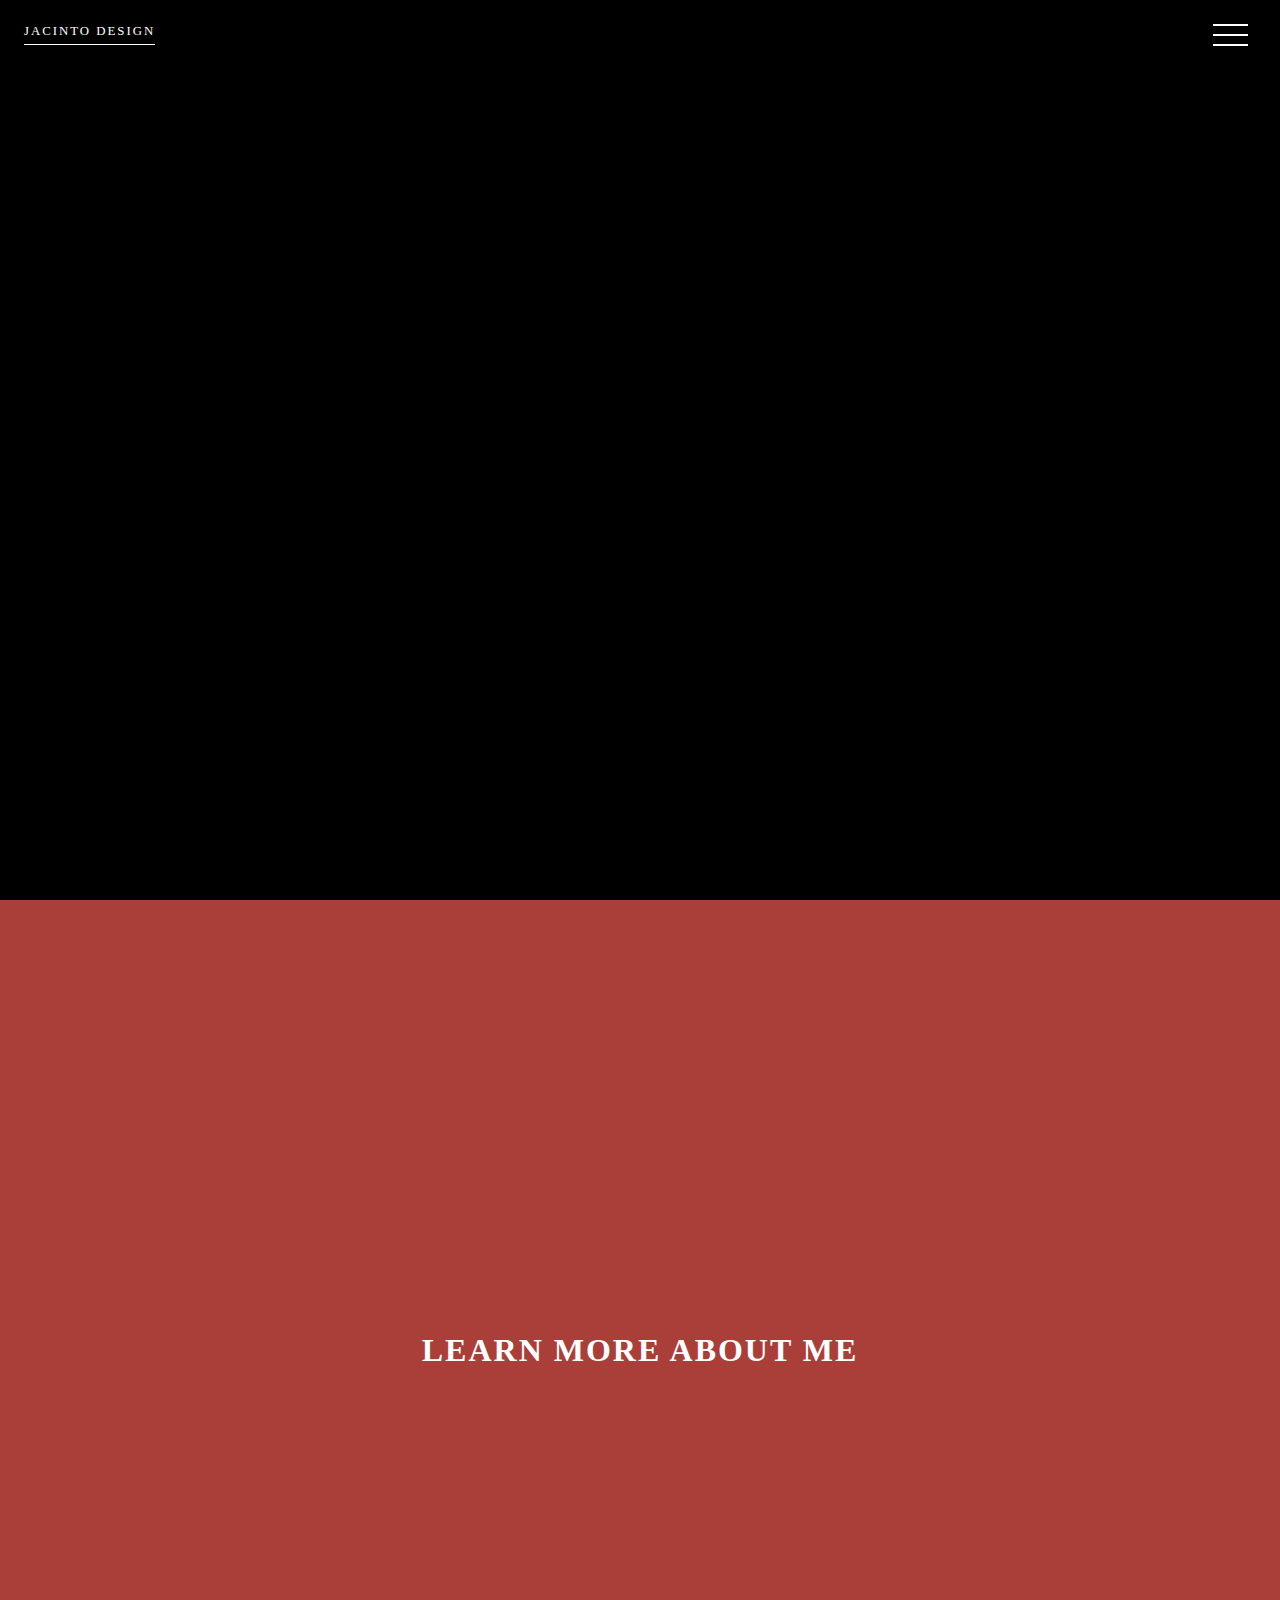
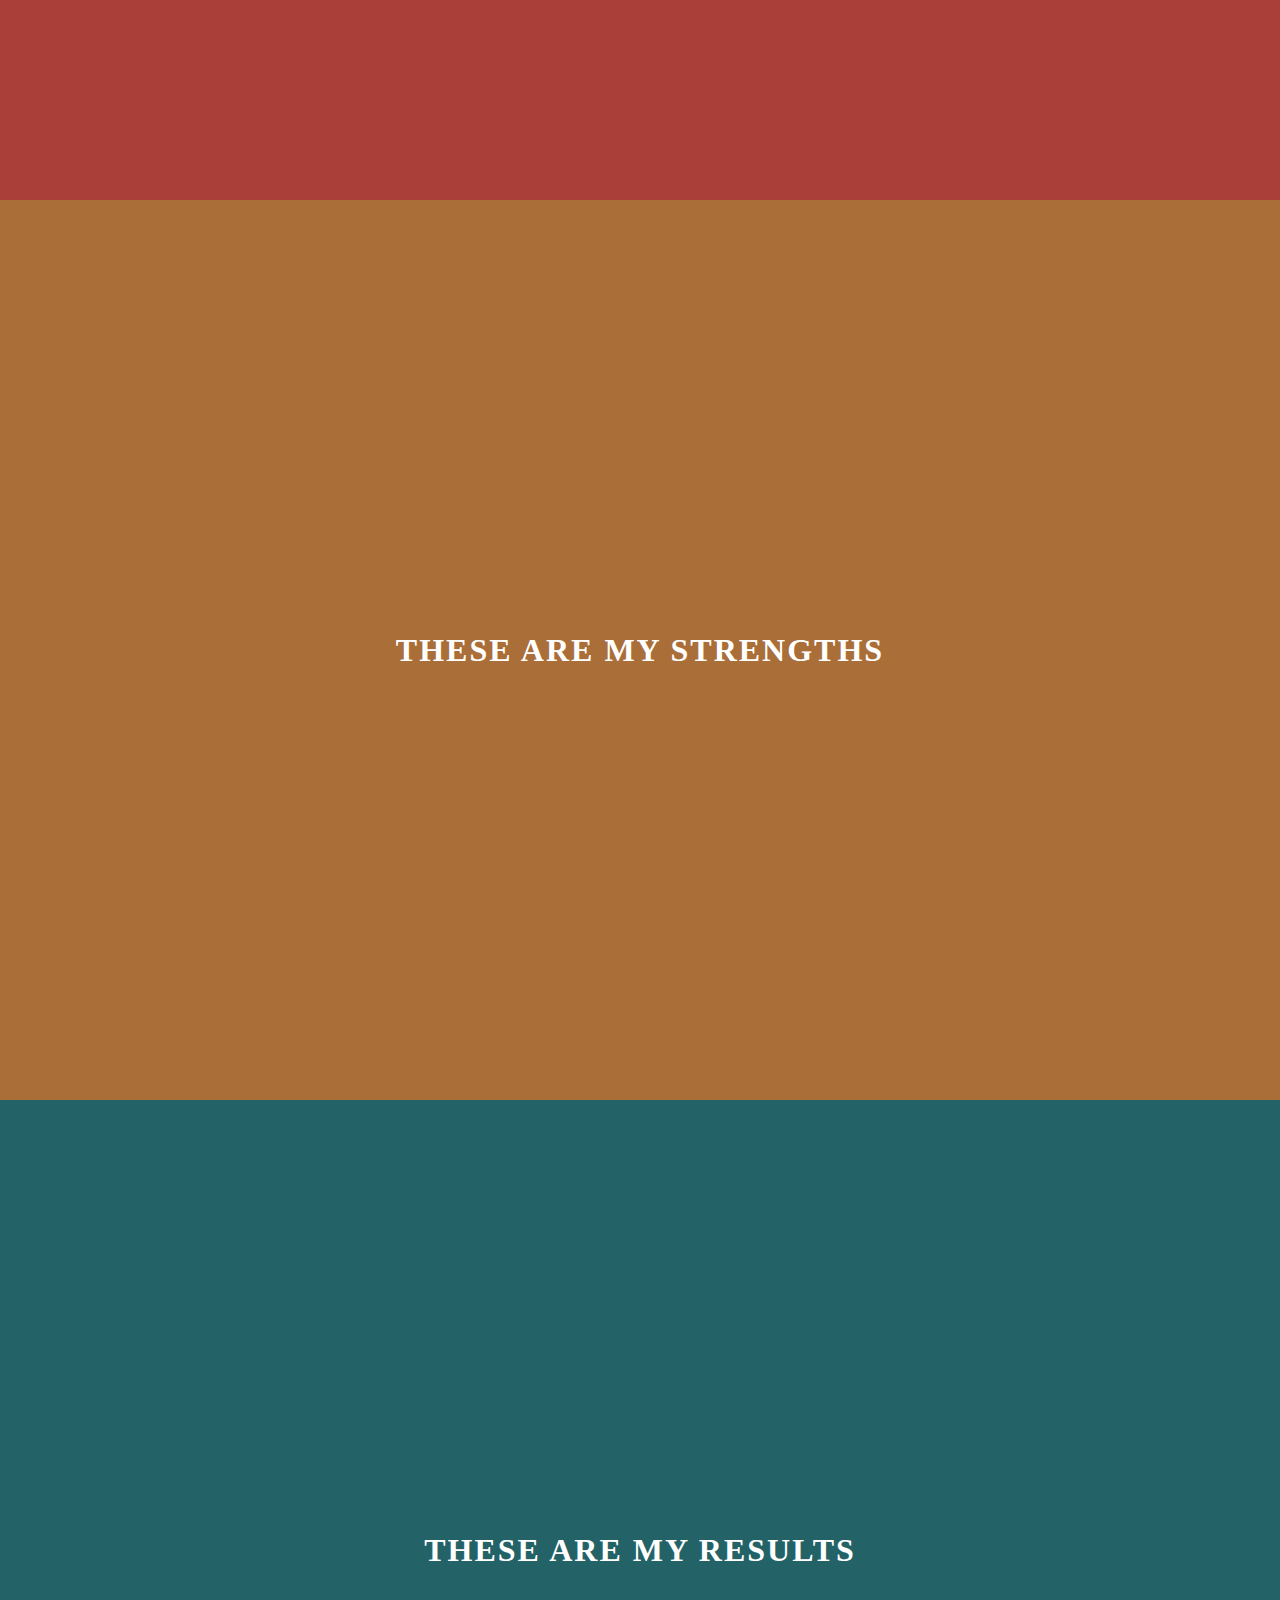
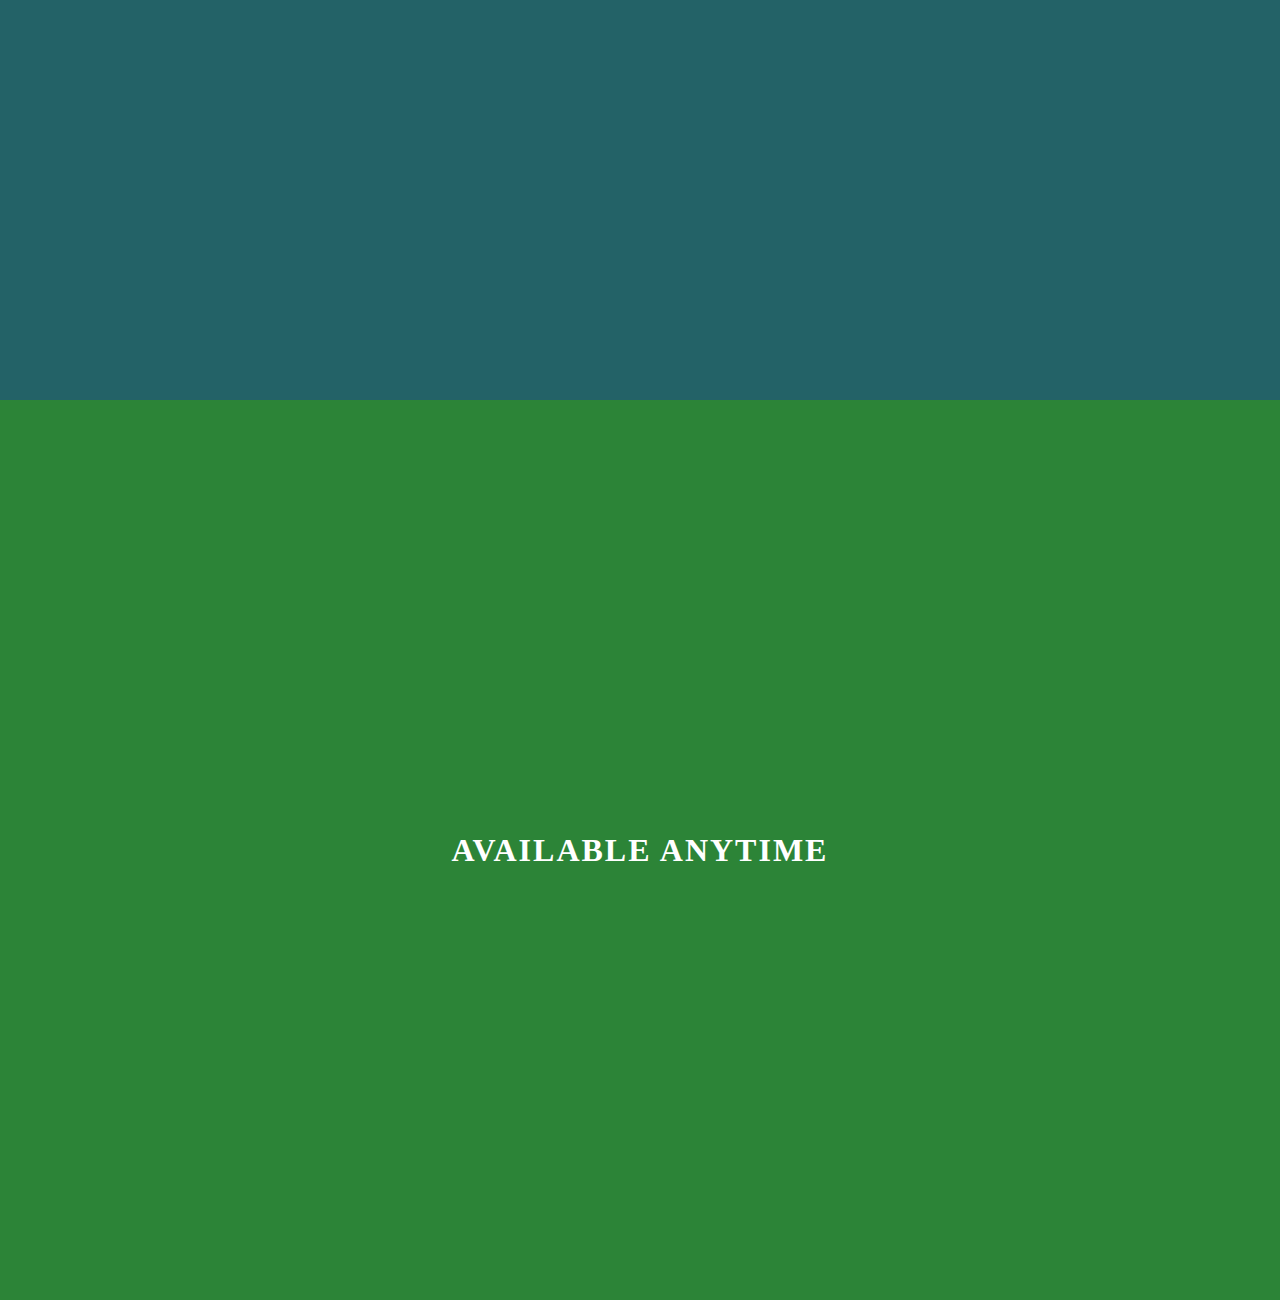
<file: animated-navigation/index.html>
<!DOCTYPE html>
<html lang="en">
<head>
  <meta charset="UTF-8">
  <meta name="viewport" content="width=device-width, initial-scale=1.0">
  <title>Animated Navigation</title>
  <link rel="icon" type="image/png" href="favicon.png">
  <link rel="stylesheet" href="style.css">
</head>
<body>


<!-- Menu Bar -->
<div class="menu-bars" id="menu-bars">
  <div class="bar1"></div>
  <div class="bar2"></div>
  <div class="bar3"></div>
</div>
  <!-- Nav Menu -->
  <div class="overlay" id="overlay">
    <nav>
      <ul>
        <li id="nav-1"><a href="#home">Home</a></li>
        <li id="nav-2"><a href="#about">About</a></li>
        <li id="nav-3"><a href="#skills">Skills</a></li>
        <li id="nav-4"><a href="#projects">Projects</a></li>
        <li id="nav-5"><a href="#contact">Contact</a></li>
      </ul>
    </nav>
  </div>
  <!-- Sections -->
  <section id="home"><a href="https://jacinto.design" target="_blank">Jacinto Design</a></section>
  <section id="about"><h1>Learn More About Me</h1></section>
  <section id="skills"><h1>These Are My Strengths</h1></section>
  <section id="projects"><h1>These Are My Results</h1></section>
  <section id="contact"><h1>Available Anytime</h1></section>
  <!-- Script -->
  <script src="script.js"></script>
</body>
</html>
</file>
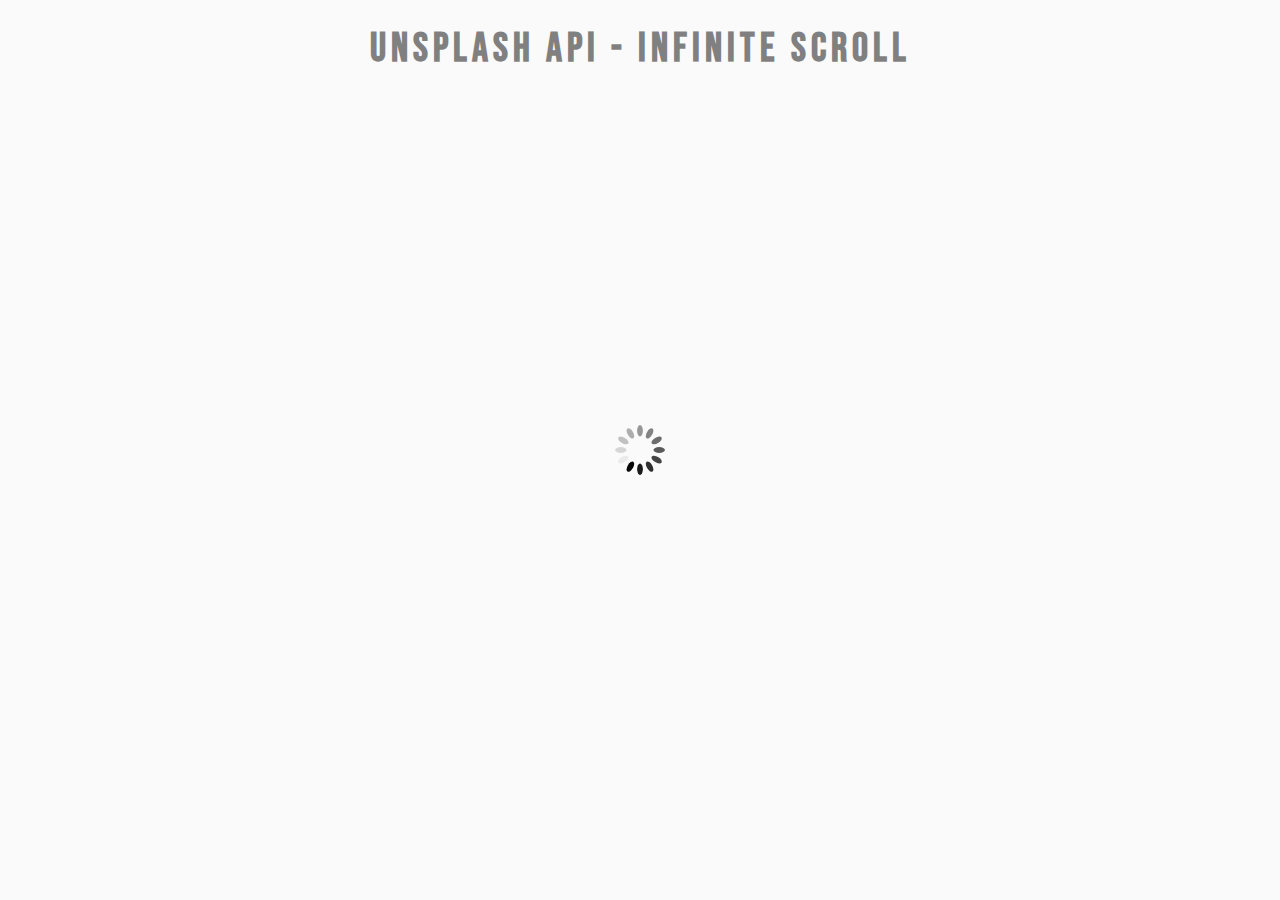
<file: InfiniteScrollProject/index.html>
<!DOCTYPE html>
<html lang="en">
<head>
    <meta charset="UTF-8">
    <meta http-equiv="X-UA-Compatible" content="IE=edge">
    <meta name="viewport" content="width=device-width, initial-scale=1.0">
    <link rel="stylesheet" href="style.css">
    <link rel="icon" type="image.png" href="https://s2.googleusercontent.com/s2/favicons?domain=twitter.com&sz=32">
    <link rel="stylesheet" href="https://cdnjs.cloudflare.com/ajax/libs/font-awesome/6.3.0/css/all.min.css">
    <title>Infinite Scroll</title>
</head>
<body>
   <!-- Title -->

   <h1>Unsplash Api - Infinite Scroll</h1>
   <!-- Loader -->
   <div class="loader" id="loader">
    <img src="Spinner-1s-96px.svg" alt="loading">
   </div>

   <!-- Image Container -->
   <div class="image-container" id="image-container">
    
   </div>
    <script src="script.js"></script>
</body>
</html>
</file>
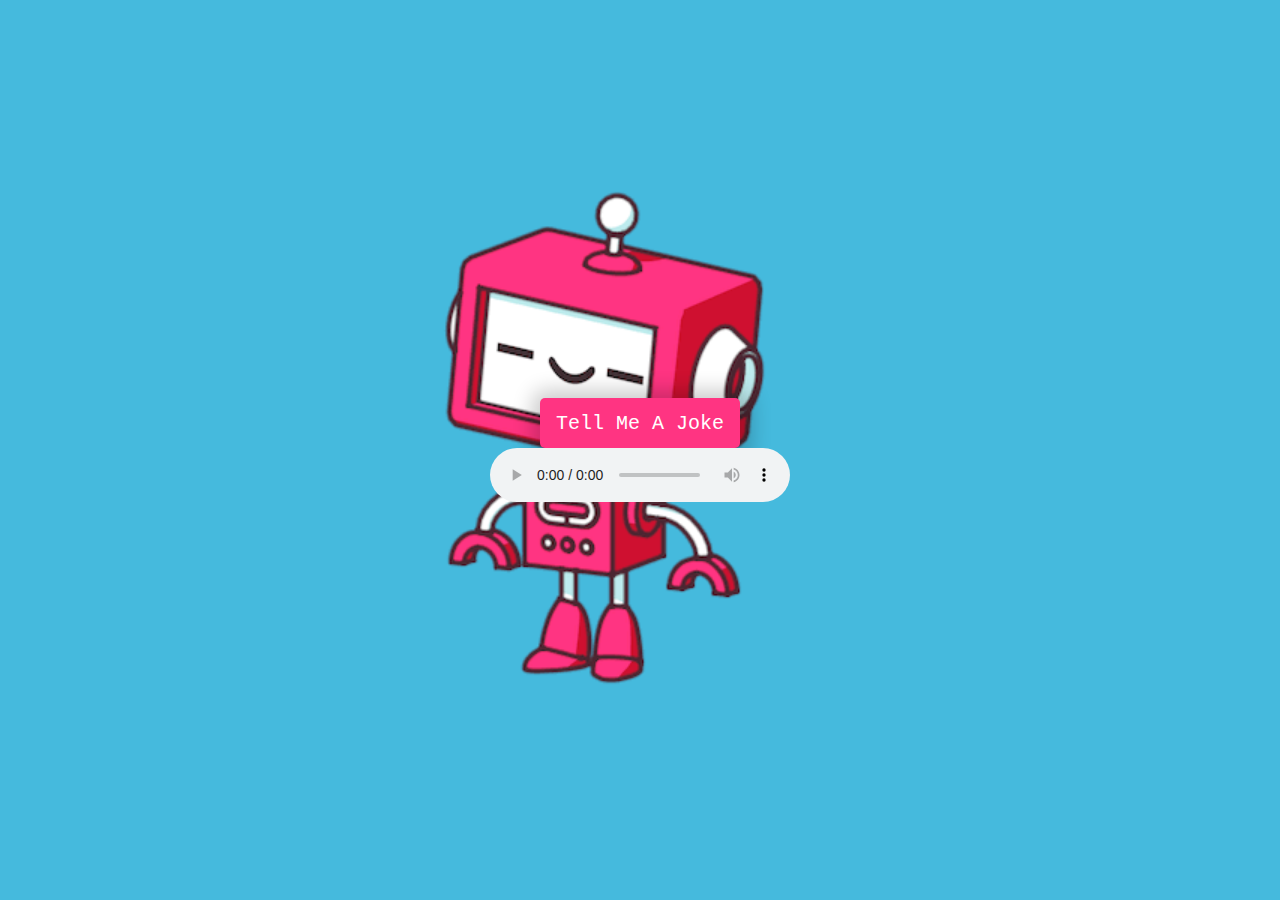
<file: JokeTeller/index.html>
<!DOCTYPE html>
<html lang="en">
<head>
    <meta charset="UTF-8">
    <meta http-equiv="X-UA-Compatible" content="IE=edge">
    <meta name="viewport" content="width=device-width, initial-scale=1.0">
    <link rel="icon" type="image.png" href="https://s2.googleusercontent.com/s2/favicons?domain=twitter.com&sz=32">
    <link rel="stylesheet" href="https://cdnjs.cloudflare.com/ajax/libs/font-awesome/6.3.0/css/all.min.css">
    <link rel="stylesheet" href="style.css">
    <title>Joke Teller</title>
</head>
<body>
    <div class="container">
        <button id="button">Tell Me A Joke</button>
        <audio id="audio" controls></audio>
    </div>
    <script src="script.js"></script>
</body>
</html>
</file>
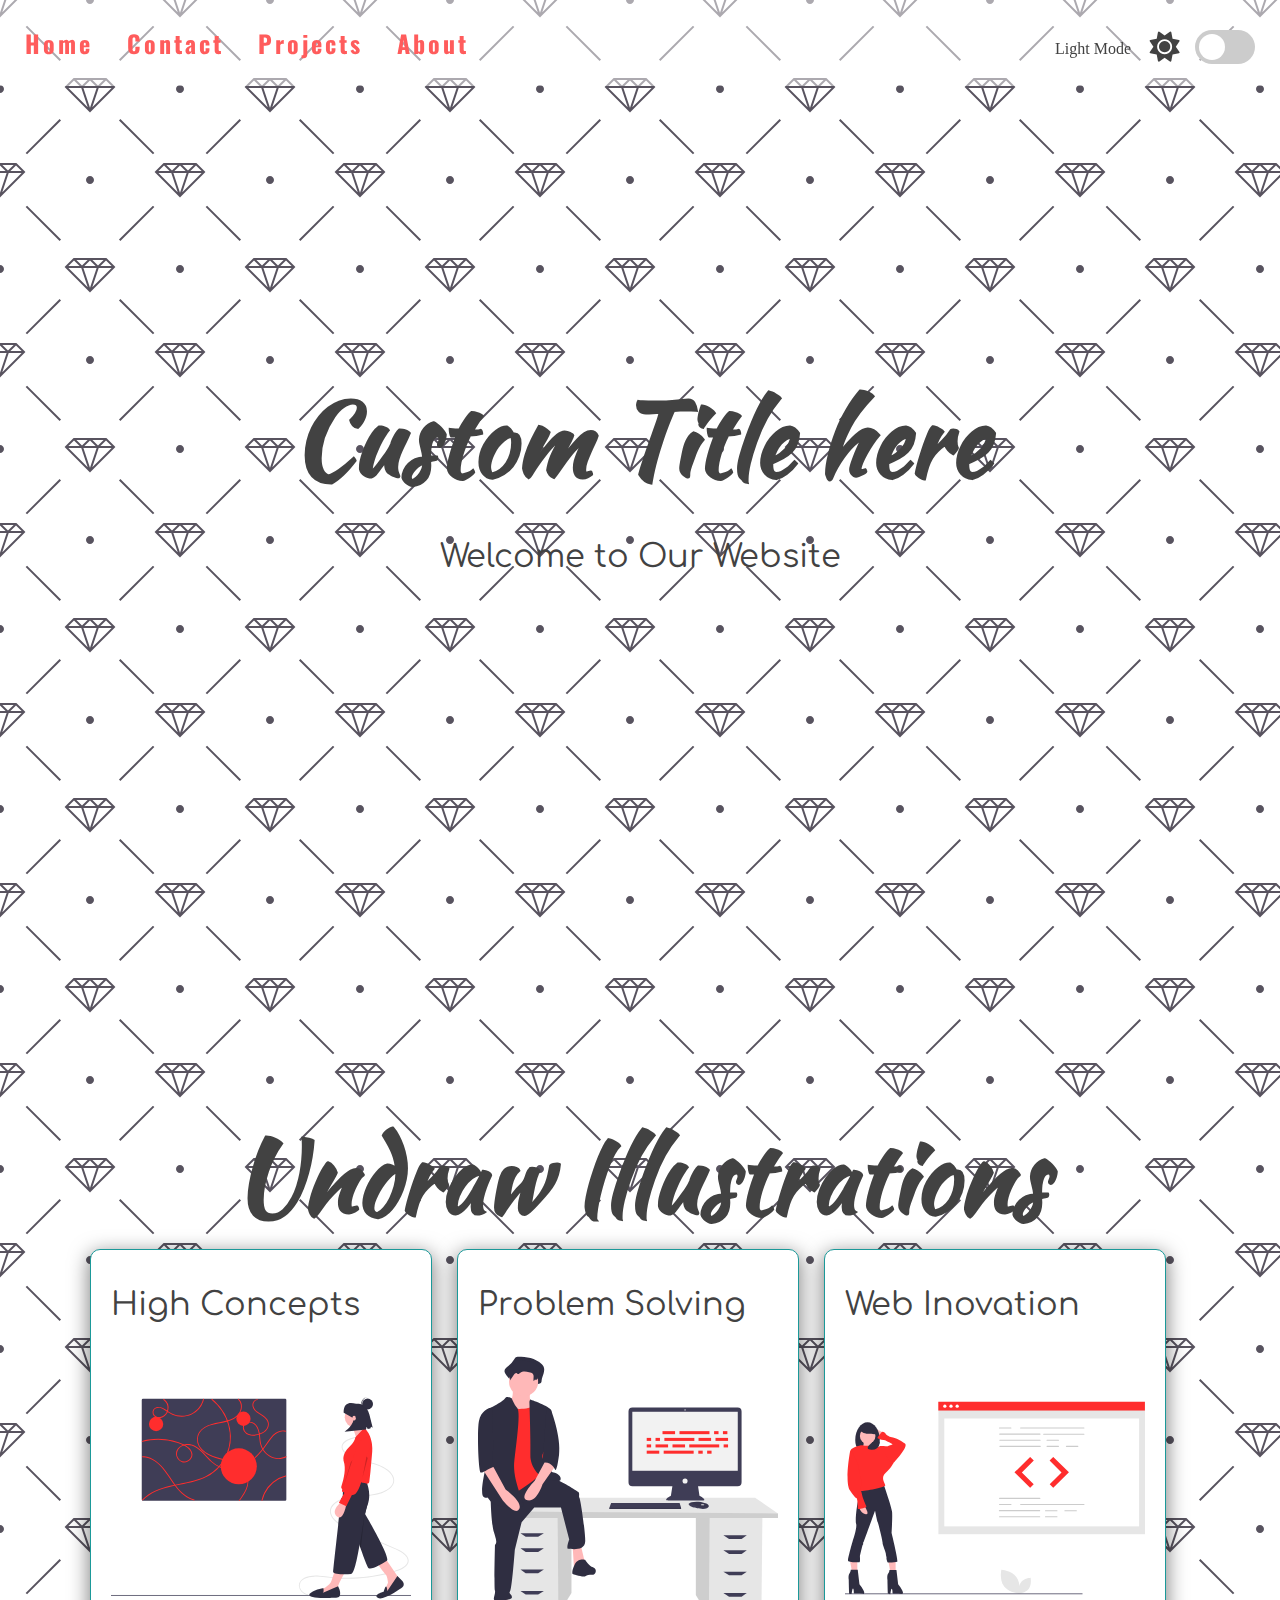
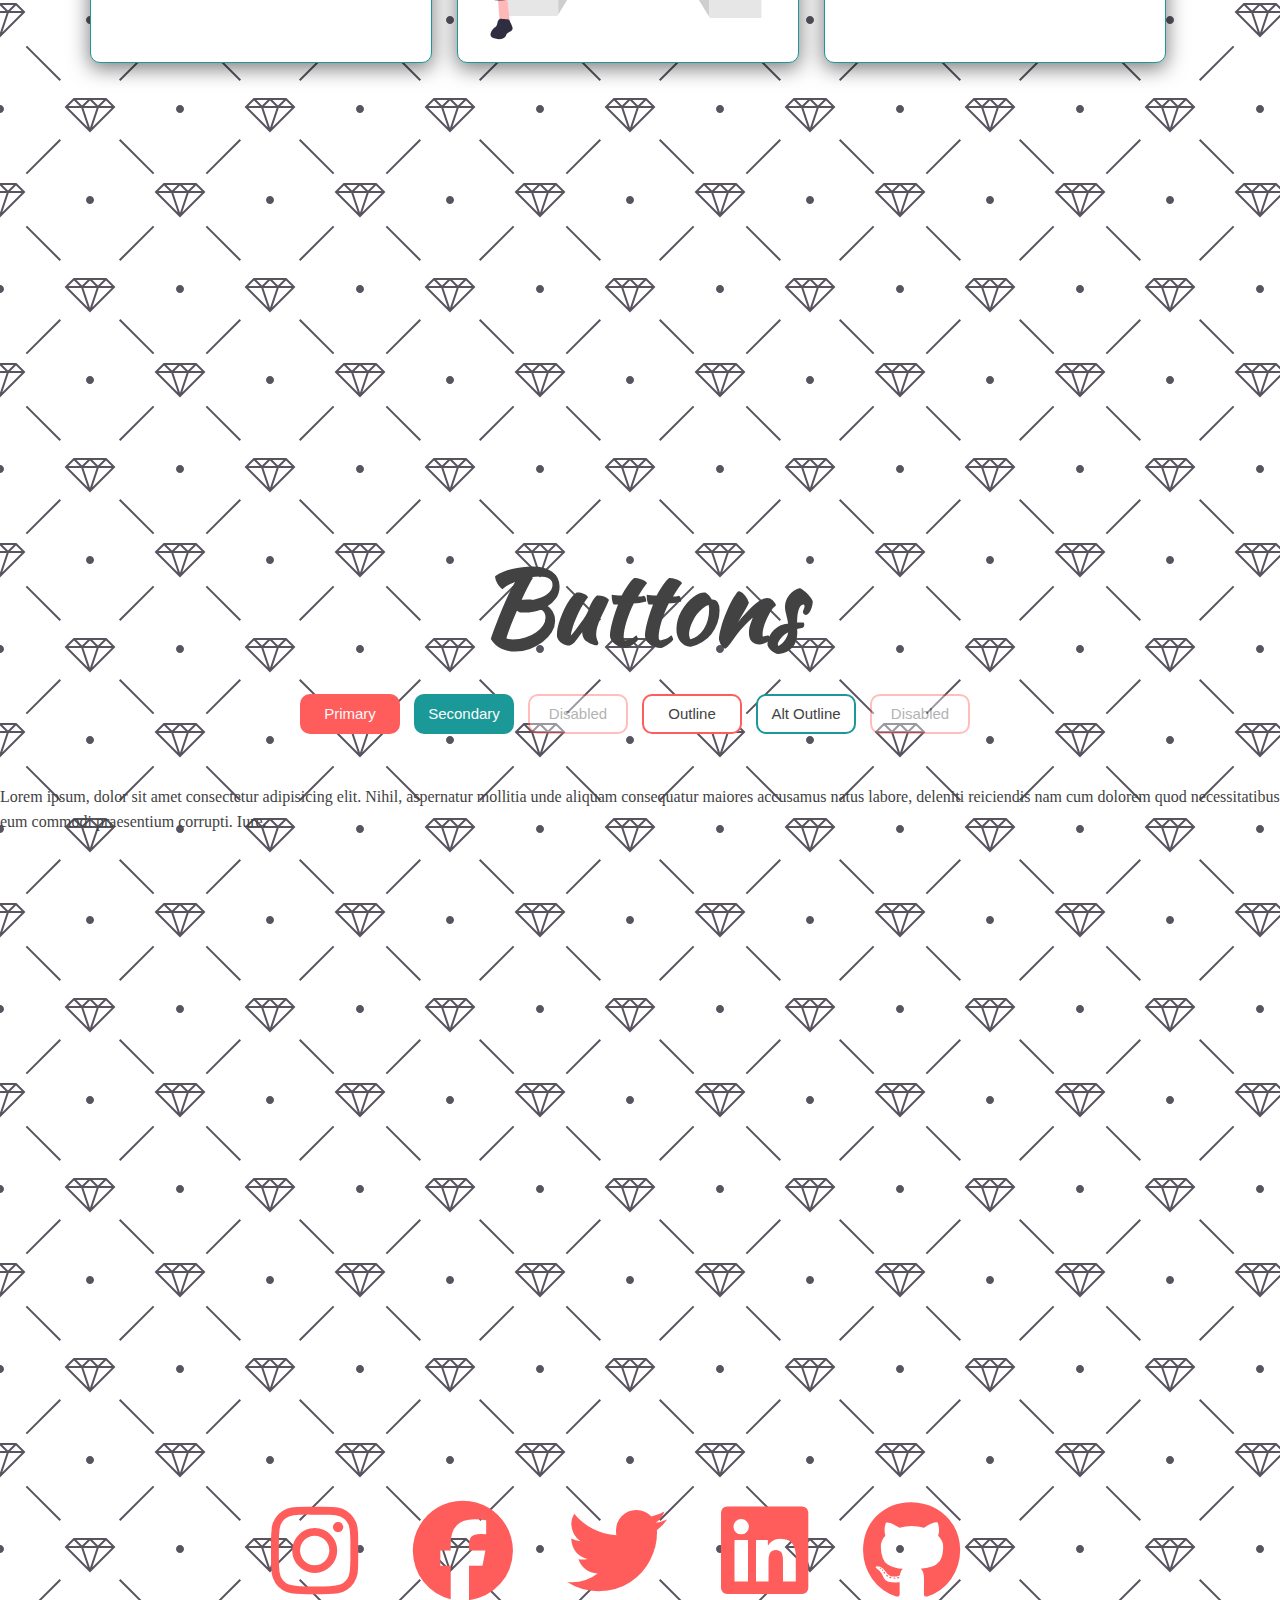
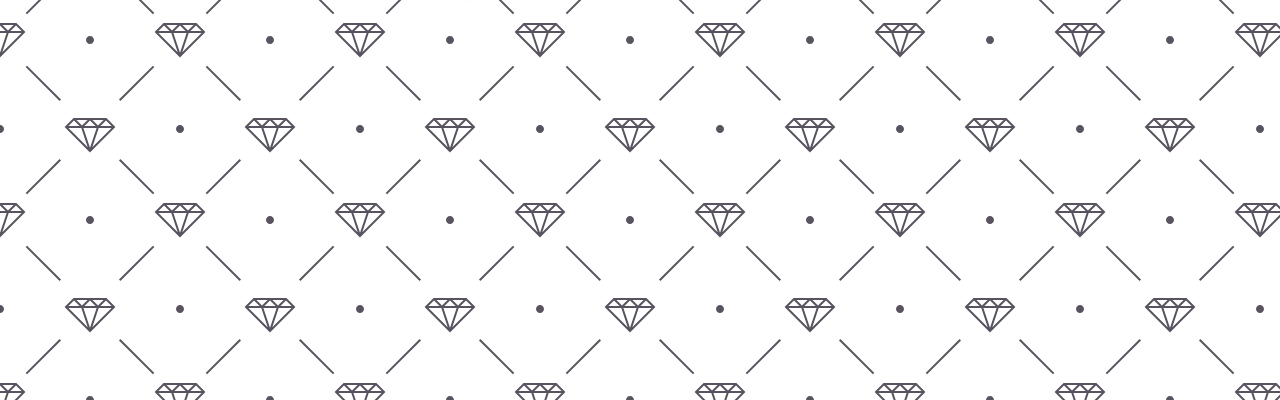
<file: light-dark-mode/index.html>
<!DOCTYPE html>
<html lang="en">

<head>
    <meta charset="UTF-8" />
    <meta name="viewport" content="width=device-width, initial-scale=1.0" />
    <title>Light Dark Mode</title>
    <link rel="icon" type="image/png" href="favicon.png" />
    <link rel="stylesheet" href="https://cdnjs.cloudflare.com/ajax/libs/font-awesome/5.10.2/css/all.min.css" />
    <link rel="stylesheet" href="https://cdnjs.cloudflare.com/ajax/libs/font-awesome/6.3.0/css/all.min.css">
    <link rel="stylesheet" href="style.css" />
</head>

<body>

    <!-- Dark Mode Switch -->
    <div class="theme-switch-wrapper">
        <span id="toggle-icon">
            <span class="toggle-text">Light Mode</span>
            <i class="fas fa-sun"></i>
        </span>
        <label class="theme-switch">
            <input type="checkbox">
            <div class="slider round"></div>
        </label>
    </div>

    <!-- Navbar -->
    <nav id="nav">
        <a href="#Home">Home</a>
        <a href="#Contact">Contact</a>
        <a href="#Projects">Projects</a>
        <a href="#About">About</a>
    </nav>

    <!-- Home Section -->
    <section class="Section" id="Home">
        <div class="title-group">
            <h1>Custom Title here</h1>
            <h2>Welcome to Our Website</h2>
        </div>

    </section>

    <section class="section " id="Projects">
        <h1>Undraw Illustrations</h1>
        <div class="about-container">
            <div class="image-container">
                <h2>High Concepts</h2>
                <img id="image1" src="img/undraw_conceptual_idea_light.svg" alt="" />
            </div>
            <div class="image-container">
                <h2>Problem Solving</h2>
                <img id="image2"  src="img/undraw_feeling_proud_light.svg" alt="" />

            </div>
            <div class="image-container">
                <h2>Web Inovation</h2>
                <img id="image3"  src="img/undraw_proud_coder_light.svg" alt="" />
            </div>
        </div>



        </div>
    </section>

    <section class="section" id="About">
        <h1>Buttons</h1>
        <div class="buttons">
            <button class="primary">Primary</button>
            <button class="secondary">Secondary</button>
            <button disabled class="primary outline">Disabled</button>
            <button class="outline">Outline</button>
            <button class="secondary outline">Alt Outline</button>
            <button disabled class="primary outline">Disabled</button>
        </div>
        <div id="text-box">
            <p>Lorem ipsum, dolor sit amet consectetur adipisicing elit. Nihil, aspernatur mollitia unde aliquam
                consequatur maiores accusamus natus labore, deleniti reiciendis nam cum dolorem quod necessitatibus eum
                commodi praesentium corrupti. Iure.</p>
        </div>
    </section>
    <section class="section" id="Contact">
        <div>
            <i class=" fab fa-instagram"></i>
            <i class="fab fa-facebook"></i>
            <i class="fab fa-twitter"></i>
            <i class="fab fa-linkedin"></i>
            <i class="fab fa-github"></i>
        </div>

    </section>
    <!-- Script -->
    <script src="script.js"></script>
</body>

</html>
</file>
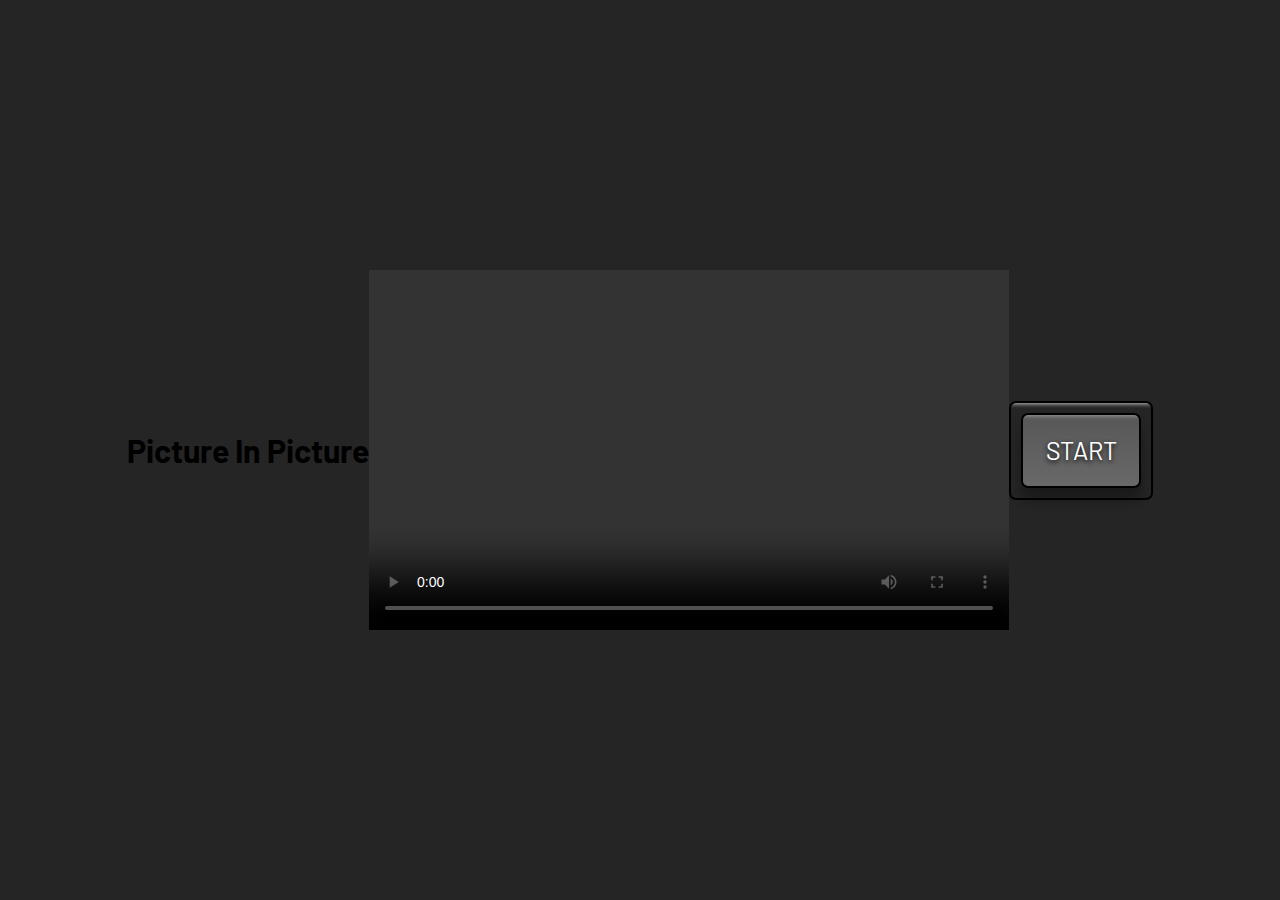
<file: Picture In Picture/index.html>
<!DOCTYPE html>
<html lang="en">
<head>
    <meta charset="UTF-8">
    <meta http-equiv="X-UA-Compatible" content="IE=edge">
    <meta name="viewport" content="width=device-width, initial-scale=1.0">
    <title>Picture In Picture</title>
    <link rel="icon" type="image.png" href="https://s2.googleusercontent.com/s2/favicons?domain=twitter.com&sz=32">
    <link rel="stylesheet" href="https://cdnjs.cloudflare.com/ajax/libs/font-awesome/6.3.0/css/all.min.css">
    <link rel="stylesheet" href="style.css">
</head>
<body>
    <h1>Picture In Picture</h1>
    <!-- Video -->
    <video id="video" controls height="360" width="640"></video>
    <!-- Button -->
    <div class="button-container">
        <button id="button">START</button>
    </div>
    <!-- Script -->
    <script src="script.js"></script>
</body>
</html>
</file>
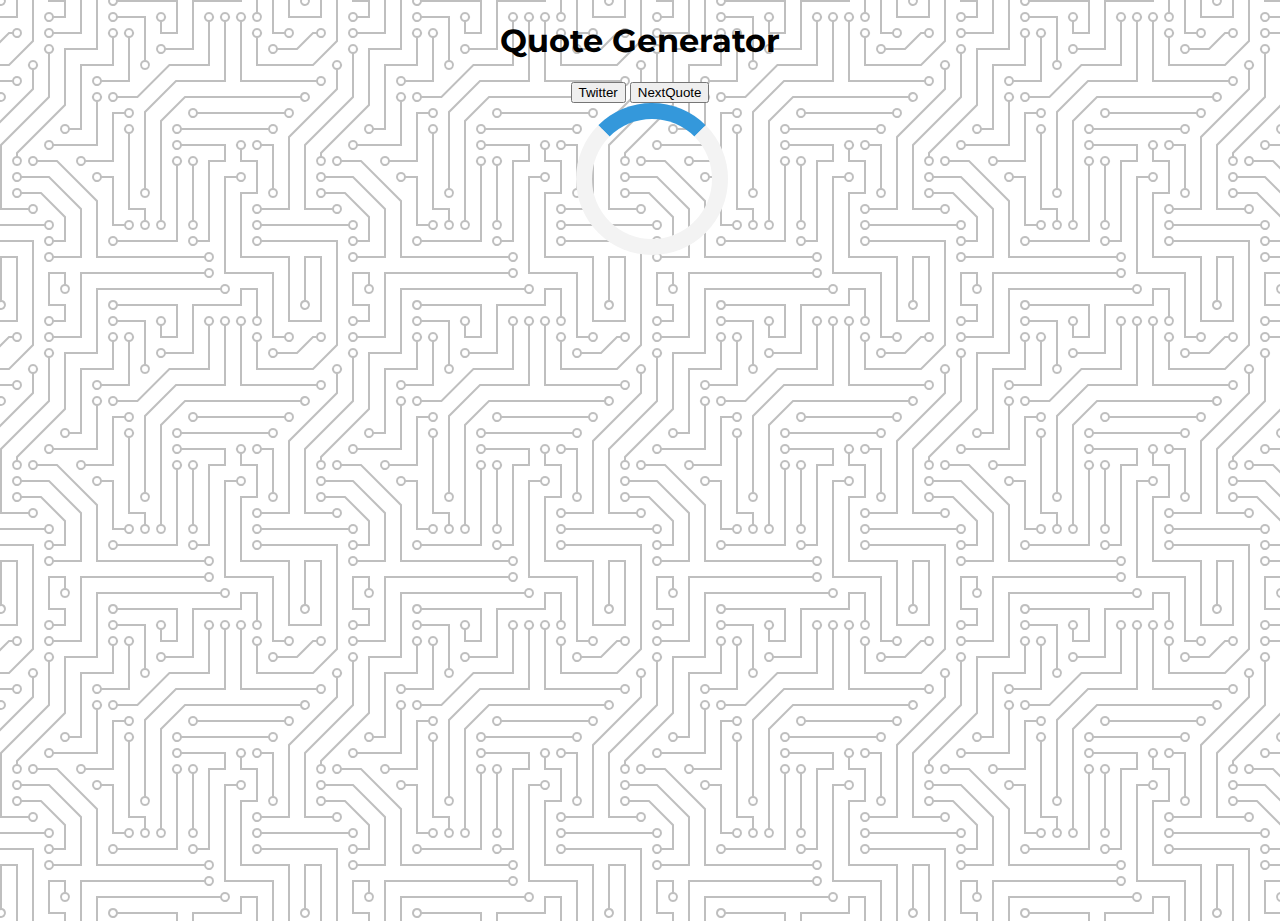
<file: Quote-Generator/index.html>
<!DOCTYPE html>
<html lang="en">
<head>
    <meta charset="UTF-8">
    <meta http-equiv="X-UA-Compatible" content="IE=edge">
    <meta name="viewport" content="width=device-width, initial-scale=1.0">
    <link rel="icon" type="image.png" href="https://s2.googleusercontent.com/s2/favicons?domain=twitter.com&sz=32">
    <link rel="stylesheet" href="https://cdnjs.cloudflare.com/ajax/libs/font-awesome/6.3.0/css/all.min.css">
    <link rel="stylesheet" href="style.css">
    <title>Quote Generator</title>
</head>
<body>
    <h1>Quote Generator</h1>
    <div class="quotecontainer" id="quotetextid">
        <div id="quotetext">
        </div>
        <div id="author">

        </div>
    </div>
    <div class="btn">  <button id="twitter">Twitter</button>
        <button id="nextquote">NextQuote</button></div>
        
        <!-- loader -->
        <div class="loader" id="loaderr"></div>
  
    <!-- scripet -->
    <script src="script.js"></script>
</body>
</html>
</file>
<file: animated-navigation/style.css>
:root {
  --primaryColor: #fff;
  --navColor1: #21292c;
  --navColor2: #aa3e39;
  --navColor3: #aa6e39;
  --navColor4: #236267;
  --navColor5: #2c8437;
}

html {
  box-sizing: border-box;
}

body {
  margin: 0;
  background: #000;

}

/* --- Navigation Menu ------------------------------ */


/* overlay */
.overlay{
  position:fixed;
  z-index: 9;
  top:0;
  left: 0;
  height: 100vh;
  width: 100vw;
  background-color: rgba(0, 0, 0,0.7);
  transform: translateX(-100vw);
}
.overlay-slide-right{
  transition: all 02s ease-in-out;
  transform:translateX(0);

}
.overlay-slide-left{
  transition: all 04s ease-in-out;
  transform:translateX(-100vw);
  
}

nav, nav ul {
  height: 100vh;
  padding: 0;
  margin: 0;
}
nav ul{
  display: flex;
  flex-direction: column;
  justify-content: stretch;
  list-style:none;
}
nav ul li{
  height: 20%;
  overflow: hidden;
}

nav li a{
  position: relative;
  top: 45%;
  justify-content: center;
  color: white;
  text-transform: uppercase;
  letter-spacing: 5px;
  text-decoration: none;
  display: block;
  text-align: center;

}
nav li a:hover{
  transform: scale(1.2);
}
nav li a::before{
content: "";
width: 100vw;
background-color: white;
position: absolute;
top: 47.5%;
left: 0;
opacity: 0;
}

nav li a:hover::before{
  opacity: 1;

}

nav li:nth-of-type(1){
  background-color: var(--navColor1);
}
nav li:nth-of-type(2){
  background-color: var(--navColor2);
}
nav li:nth-of-type(3){
  background-color: var(--navColor3);
}
nav li:nth-of-type(4){
  background-color: var(--navColor4);
}
nav li:nth-of-type(5){
  background-color: var(--navColor5);
}

/* Slide in animation with delay for each nav item */
.slide-in-1{
  animation: slide-in 0.4s linear 0.2s both;
}
.slide-in-2{
  animation: slide-in 0.4s linear 0.4s both;
}
.slide-in-3{
  animation: slide-in 0.4s linear 0.6s both;
}
.slide-in-4{
  animation: slide-in 0.4s linear 0.8s both;
}
.slide-in-5{
  animation: slide-in 0.4s linear 1s both;
}

@keyframes slide-in {
  from{
    transform: translateX(-100%);
  }
  to{
    transform: translateX(0);
  }
}

/* Slide out animation with delay for each nav item */
.slide-out-1{
  animation: slide-out 0.3s linear 1s both;
}
.slide-out-2{
  animation: slide-out 0.3s linear 0.8s both;
}
.slide-out-3{
  animation: slide-out 0.3s linear 0.6s both;
}
.slide-out-4{
  animation: slide-out 0.3s linear 0.4s both;
}
.slide-out-5{
  animation: slide-out 0.3s linear 0.2s both;
}

@keyframes slide-out {
  from{
    transform: translateX(0);
  }
  to{
    transform: translateX(-100%);
  }
}


/* --- Menu Bars ------------------------------------ */

.menu-bars {
  position: fixed;
  top: 1rem;
  right: 2rem;
  z-index: 10;
  display: inline;
  cursor: pointer;
}

.bar1,
.bar2,
.bar3 {
  width: 35px;
  height: 2px;
  background-color: #fff;
  margin: 8px 0;
  transition: 0.4s;
}

/* Rotate first bar */
.change .bar1 {
  transform: rotate(-45deg) translate(-7px, 8px);
}

/* Fade out the second bar */
.change .bar2 {
  opacity: 0;
}

/* Rotate last bar */
.change .bar3 {
  transform: rotate(45deg) translate(-6px, -8px);
}

/* --- Sections ------------------------------------ */

section {
  width: 100%;
  height: 100vh;
  position: relative;
  display: flex;
  justify-content: center;
  align-items: center;
  text-transform: uppercase;
  letter-spacing: 2px;
  color: var(--primaryColor);
}

section#home {
  background-image: url("https://images.unsplash.com/photo-1581453904507-626ddb717f14?ixlib=rb-1.2.1&ixid=eyJhcHBfaWQiOjEyMDd9&auto=format&fit=crop&w=2089&q=80");
  background-size: cover;
  background-position: center center;
}

section#home a {
  position: absolute;
  z-index: 2;
  top: 1.5rem;
  left: 1.5rem;
  text-decoration: none;
  font-size: 0.8rem;
  padding-bottom: 5px;
  color: var(--primaryColor);
  border-bottom: 1px solid var(--primaryColor);
}

section#about {
  background-color: var(--navColor2);
}

section#skills {
  background-color: var(--navColor3);
}

section#projects {
  background-color: var(--navColor4);
}

section#contact {
  background-color: var(--navColor5);
}

/* Media Query: Large Smartphone (Vertical) */
@media (max-width: 600px) {
  section#home a {
    top: 1rem;
    left: 1rem;
  }

  .menu-bars {
    top: 0.5rem;
    right: 1rem;
  }
}
</file>
<file: InfiniteScrollProject/style.css>
@import url('https://fonts.googleapis.com/css2?family=Bebas+Neue&family=Montserrat:wght@200&display=swap');

html{
    box-sizing: border-box;
}

body{
    margin: 0;
    font-family: Bebas Neue, sans-serif;
    background: whitesmoke;
}
h1{
    text-align: center;
    margin-top: 25px;
    margin-bottom: 15px;
    font-size: 40px;
    letter-spacing: 5px;
}
.loader{
    position: fixed;
    top: 0;
    bottom: 0;
    left: 0;
    right: 0;
    background: rgba(255,255, 255, 0.5);
}
.loader img{
    position: fixed;
    top: 50%;
    left: 50%;
    transform: translate(-50%,-50%);
}
/* Image Container */
.image-container{
    margin: 10px 30%;

}

.image-container img{
    width: 100%;
    margin-top: 5px;
}

/* Media Query: Large SmartPhone */
@media screen and (max-width:600pX){
    h1{
        font-size: 20px;
    }
    .image-container{
        margin: 10px;
    }
}
</file>
<file: JokeTeller/style.css>
html{
    box-sizing: border-box;
}
body{
    margin: 0;
    min-height: 100vh;
    background: #45badd;

}
.container{
    height:100vh;
    width: 100vw;
    display: flex;
    flex-direction: column;
    justify-content: center;
    align-items: center;
    background: url('./robot.gif');
    background-size: contain;
    background-position: left center;
    background-repeat: no-repeat;

}

button{
    cursor: pointer;
    outline: none;
    width: 200px;
    height: 50px;
    font-family: 'Courier New', Courier, monospace;
    font-size: 20px;
    color: white;
    background:#ff3482;
    border: none;
    border-radius: 5px;
    /*horizontal offset=2px right, vertical offset=2px down, blur=20px, spread=10px, color=*/
    box-shadow: 2px 2px 20px 10px rgba(0, 0, 0, 0.2);

}

button:hover{
    filter: brightness(95%);
}
button:active{
    transform: scale(0,98);

}
button:disabled{
    cursor: default;
    filter: brightness(30%);
}
/*Media Query: Tablet or Smaller */
@media screen and (max-width:1000px) {
    .container{
        background-position: center center;
        background-size: cover;

    }

    button{
        box-shadow: 5px 5px 30px 20px rgba(0, 0, 0, 0.5);
    }
    
}
</file>
<file: light-dark-mode/style.css>
@import url('https://fonts.googleapis.com/css2?family=Kaushan+Script&display=swap');
@import url('https://fonts.googleapis.com/css2?family=Kaushan+Script&family=Oswald:wght@700&display=swap');
@import url('https://fonts.googleapis.com/css2?family=Comfortaa:wght@300&family=Kaushan+Script&family=Oswald:wght@700&display=swap');
:root {
  --primary-color: rgb(255, 92, 92);
  --primary-variant: #ff2d2d;
  --secondary-color: #1b9999;
  --on-primary: rgb(250, 250, 250);
  --on-background: rgb(66, 66, 66);
  --on-background-alt: rgba(66, 66, 66, 0.7);
  --background: rgb(255, 255, 255);
  --box-shadow: 0 5px 20px 1px rgba(0, 0, 0, 0.5);
}

[data-theme="dark"] {
  --primary-color: rgb(150, 65, 255);
  --primary-variant: #6c63ff;
  --secondary-color: #03dac5;
  --on-primary: #000;
  --on-background: rgba(255, 255, 255, 0.9);
  --on-background-alt: rgba(255, 255, 255, 0.7);
  --background: #121212;
}

html {
  box-sizing: border-box;
  scroll-behavior: smooth;
}

body {
  margin: 0;
  color: var(--on-background);
  background-color: var(--background);
background-image: url("data:image/svg+xml,%3Csvg width='180' height='180' viewBox='0 0 180 180' xmlns='http://www.w3.org/2000/svg'%3E%3Cpath d='M81.28 88H68.413l19.298 19.298L81.28 88zm2.107 0h13.226L90 107.838 83.387 88zm15.334 0h12.866l-19.298 19.298L98.72 88zm-32.927-2.207L73.586 78h32.827l.5.5 7.294 7.293L115.414 87l-24.707 24.707-.707.707L64.586 87l1.207-1.207zm2.62.207L74 80.414 79.586 86H68.414zm16 0L90 80.414 95.586 86H84.414zm16 0L106 80.414 111.586 86h-11.172zm-8-6h11.173L98 85.586 92.414 80zM82 85.586L87.586 80H76.414L82 85.586zM17.414 0L.707 16.707 0 17.414V0h17.414zM4.28 0L0 12.838V0h4.28zm10.306 0L2.288 12.298 6.388 0h8.198zM180 17.414L162.586 0H180v17.414zM165.414 0l12.298 12.298L173.612 0h-8.198zM180 12.838L175.72 0H180v12.838zM0 163h16.413l.5.5 7.294 7.293L25.414 172l-8 8H0v-17zm0 10h6.613l-2.334 7H0v-7zm14.586 7l7-7H8.72l-2.333 7h8.2zM0 165.414L5.586 171H0v-5.586zM10.414 171L16 165.414 21.586 171H10.414zm-8-6h11.172L8 170.586 2.414 165zM180 163h-16.413l-7.794 7.793-1.207 1.207 8 8H180v-17zm-14.586 17l-7-7h12.865l2.333 7h-8.2zM180 173h-6.613l2.334 7H180v-7zm-21.586-2l5.586-5.586 5.586 5.586h-11.172zM180 165.414L174.414 171H180v-5.586zm-8 5.172l5.586-5.586h-11.172l5.586 5.586zM152.933 25.653l1.414 1.414-33.94 33.942-1.416-1.416 33.943-33.94zm1.414 127.28l-1.414 1.414-33.942-33.94 1.416-1.416 33.94 33.943zm-127.28 1.414l-1.414-1.414 33.94-33.942 1.416 1.416-33.943 33.94zm-1.414-127.28l1.414-1.414 33.942 33.94-1.416 1.416-33.94-33.943zM0 85c2.21 0 4 1.79 4 4s-1.79 4-4 4v-8zm180 0c-2.21 0-4 1.79-4 4s1.79 4 4 4v-8zM94 0c0 2.21-1.79 4-4 4s-4-1.79-4-4h8zm0 180c0-2.21-1.79-4-4-4s-4 1.79-4 4h8z' fill='%233f3a47' fill-opacity='0.87' fill-rule='evenodd'/%3E%3C/svg%3E");
}

section {
  min-height: 100vh;
  display: flex;
  justify-content: center;
  align-items: center;
  flex-direction: column;
}

h1 {
  font-size: 100px;
  margin-bottom: 0;
  font-family:'Kaushan Script';
}

h2 {
  font-size: 32px;
  font-weight: normal;
  font-family: 'Comfortaa';
  
}

/* Navigation */
nav {
  z-index: 10;
  position: fixed;
  font-size: 24px;
  letter-spacing: 3px;
  padding: 25px;
  width: 100vw;
  background: rgb(255 255 255 / 50%);
  font-family: 'Oswald';
  font-style: normal;
}

a {
  margin-right: 25px;
  color: var(--primary-color);
  text-decoration: none;
  border-bottom: 3px solid transparent;
  font-weight: bold;
}

a:hover,
a:focus {
  color: var(--on-background);
  border-bottom: 3px solid;
}

/* Home Section */
.title-group {
  text-align: center;
}

/* About Section */
.about-container {
  display: flex;
}

.image-container {
  border: 1px solid var(--secondary-color);
  border-radius: 10px;
  padding: 10px 20px;
  margin-right: 25px;
  width: auto;
  background: var(--background);
  box-shadow: var(--box-shadow);
  
}

img {
  height: 300px;
  width: 300px;
}

/* Projects Section */
.buttons {
  margin-top: 15px;
  margin-bottom: 50px;
}

button {
  min-width: 100px;
  height: 40px;
  cursor: pointer;
  border-radius: 10px;
  margin-right: 10px;
  border: 2px solid var(--primary-color);
  font-size: 15px;
  outline: none;
}

button:disabled {
  opacity: 0.4;
  cursor: default;
}

button:hover:not(.outline) {
  filter: brightness(110%);
}

.primary {
  background: var(--primary-color);
  color: var(--on-primary);
}

.secondary {
  border: 2px solid var(--secondary-color);
}

.secondary,
.secondary:hover,
.outline.secondary:hover {
  background: var(--secondary-color);
  color: var(--on-primary);
}

.outline {
  background: var(--background);
  color: var(--on-background);
}

.outline:hover {
  background: var(--primary-color);
  color: var(--on-primary);
}


.text-box {
  width: 40%;
  text-align: justify;
  background: rgb(0 0 0 / 50%);
  color: var(--on-primary);
  border-radius: 10px;
  padding: 30px;
}

p {
  margin: 0;
  line-height: 25px;
}

/* Contact Section */
.fab {
  font-size: 100px;
  margin-right: 50px;
  cursor: pointer;
  color: var(--primary-color);
}

.fab:hover {
  color: var(--on-background);
}

/* Dark Mode Toggle */
.theme-switch-wrapper {
  display: flex;
  align-items: center;
  z-index: 100;
  position: fixed;
  right: 25px;
  top: 30px;
}

.theme-switch-wrapper span {
  margin-right: 10px;
  font-size: 1rem;
}

.toggle-text {
  position: relative;
  top: -4px;
  right: 5px;
  color: var(--on-background);
}

.theme-switch {
  display: inline-block;
  height: 34px;
  position: relative;
  width: 60px;
}

.theme-switch input {
  display: none;
}

.slider {
  background: #ccc;
  bottom: 0;
  cursor: pointer;
  left: 0;
  position: absolute;
  right: 0;
  top: 0;
  transition: 0.4s;
}

.slider::before {
  background: #fff;
  bottom: 4px;
  content: "";
  height: 26px;
  left: 4px;
  position: absolute;
  transition: 0.4s;
  width: 26px;
}

input:checked + .slider {
  background: var(--primary-color);
}

input:checked + .slider::before {
  transform: translateX(26px);
}

.slider.round {
  border-radius: 34px;
}

.slider.round::before {
  border-radius: 50%;
}

.fas {
  font-size: 30px;
  margin-right: 5px;
}
</file>
<file: Picture In Picture/style.css>
@import url('https://fonts.googleapis.com/css2?family=Barlow:wght@200&display=swap');

html{
    box-sizing: border-box;
}
body{
    margin: 0;
    /* Viewport height is height of window which i am currently working on */
    height: 100vh;
    display: flex;
    justify-content: center;
    align-items: center;
    background: rgb(37,37, 37);
    font-family: Barlow, sans-serif;
}
.button-container{
    border:2px solid black;
    padding: 10px;
    border-radius: 7px;
    /* Shadow will be inside of the object because of inset property */
    box-shadow: inset 0 20px 4px -19px rgba(255, 255,255,0.7) ;
}
button{
    cursor: pointer;
    outline:none;
    width: 120px;
    height:75px;
    font-family: Barlow,sans-serif;
    font-size: 25px;
    color: white;
    text-shadow:0 2px 5px black;
    background:linear-gradient(to top,#696969,#575757);
    border: 2px solid black;
    border-radius: 7px;
    box-shadow: inset 0 20px 4px -19px rgba(255, 255,255,0.4),0 12px 12px 0 rgba(0,0,0,0.3) ;
}
button:hover{
    background:linear-gradient(to bottom,#696969,#575757);
}

button:active{
    transform: translateY(3px);
    box-shadow: 0 6px 6px 0 rgba(0,0,0,0.3);
}
</file>
<file: Quote-Generator/style.css>
@import url('https://fonts.googleapis.com/css2?family=Montserrat:wght@700&display=swap');

html{
    box-sizing: border-box;
}
body{
    margin: 0;
    min-height: 100vh;
    background-color: #ffffff;
    color: black;
    font-family: Montserrat, sans-serif;
    text-align: center;
    
    align-items: center;
    justify-content: center;
    background-image: url("data:image/svg+xml,%3Csvg xmlns='http://www.w3.org/2000/svg' viewBox='0 0 304 304' width='304' height='304'%3E%3Cpath fill='%23000000' fill-opacity='0.25' d='M44.1 224a5 5 0 1 1 0 2H0v-2h44.1zm160 48a5 5 0 1 1 0 2H82v-2h122.1zm57.8-46a5 5 0 1 1 0-2H304v2h-42.1zm0 16a5 5 0 1 1 0-2H304v2h-42.1zm6.2-114a5 5 0 1 1 0 2h-86.2a5 5 0 1 1 0-2h86.2zm-256-48a5 5 0 1 1 0 2H0v-2h12.1zm185.8 34a5 5 0 1 1 0-2h86.2a5 5 0 1 1 0 2h-86.2zM258 12.1a5 5 0 1 1-2 0V0h2v12.1zm-64 208a5 5 0 1 1-2 0v-54.2a5 5 0 1 1 2 0v54.2zm48-198.2V80h62v2h-64V21.9a5 5 0 1 1 2 0zm16 16V64h46v2h-48V37.9a5 5 0 1 1 2 0zm-128 96V208h16v12.1a5 5 0 1 1-2 0V210h-16v-76.1a5 5 0 1 1 2 0zm-5.9-21.9a5 5 0 1 1 0 2H114v48H85.9a5 5 0 1 1 0-2H112v-48h12.1zm-6.2 130a5 5 0 1 1 0-2H176v-74.1a5 5 0 1 1 2 0V242h-60.1zm-16-64a5 5 0 1 1 0-2H114v48h10.1a5 5 0 1 1 0 2H112v-48h-10.1zM66 284.1a5 5 0 1 1-2 0V274H50v30h-2v-32h18v12.1zM236.1 176a5 5 0 1 1 0 2H226v94h48v32h-2v-30h-48v-98h12.1zm25.8-30a5 5 0 1 1 0-2H274v44.1a5 5 0 1 1-2 0V146h-10.1zm-64 96a5 5 0 1 1 0-2H208v-80h16v-14h-42.1a5 5 0 1 1 0-2H226v18h-16v80h-12.1zm86.2-210a5 5 0 1 1 0 2H272V0h2v32h10.1zM98 101.9V146H53.9a5 5 0 1 1 0-2H96v-42.1a5 5 0 1 1 2 0zM53.9 34a5 5 0 1 1 0-2H80V0h2v34H53.9zm60.1 3.9V66H82v64H69.9a5 5 0 1 1 0-2H80V64h32V37.9a5 5 0 1 1 2 0zM101.9 82a5 5 0 1 1 0-2H128V37.9a5 5 0 1 1 2 0V82h-28.1zm16-64a5 5 0 1 1 0-2H146v44.1a5 5 0 1 1-2 0V18h-26.1zm102.2 270a5 5 0 1 1 0 2H98v14h-2v-16h124.1zM242 149.9V160h16v34h-16v62h48v48h-2v-46h-48v-66h16v-30h-16v-12.1a5 5 0 1 1 2 0zM53.9 18a5 5 0 1 1 0-2H64V2H48V0h18v18H53.9zm112 32a5 5 0 1 1 0-2H192V0h50v2h-48v48h-28.1zm-48-48a5 5 0 0 1-9.8-2h2.07a3 3 0 1 0 5.66 0H178v34h-18V21.9a5 5 0 1 1 2 0V32h14V2h-58.1zm0 96a5 5 0 1 1 0-2H137l32-32h39V21.9a5 5 0 1 1 2 0V66h-40.17l-32 32H117.9zm28.1 90.1a5 5 0 1 1-2 0v-76.51L175.59 80H224V21.9a5 5 0 1 1 2 0V82h-49.59L146 112.41v75.69zm16 32a5 5 0 1 1-2 0v-99.51L184.59 96H300.1a5 5 0 0 1 3.9-3.9v2.07a3 3 0 0 0 0 5.66v2.07a5 5 0 0 1-3.9-3.9H185.41L162 121.41v98.69zm-144-64a5 5 0 1 1-2 0v-3.51l48-48V48h32V0h2v50H66v55.41l-48 48v2.69zM50 53.9v43.51l-48 48V208h26.1a5 5 0 1 1 0 2H0v-65.41l48-48V53.9a5 5 0 1 1 2 0zm-16 16V89.41l-34 34v-2.82l32-32V69.9a5 5 0 1 1 2 0zM12.1 32a5 5 0 1 1 0 2H9.41L0 43.41V40.6L8.59 32h3.51zm265.8 18a5 5 0 1 1 0-2h18.69l7.41-7.41v2.82L297.41 50H277.9zm-16 160a5 5 0 1 1 0-2H288v-71.41l16-16v2.82l-14 14V210h-28.1zm-208 32a5 5 0 1 1 0-2H64v-22.59L40.59 194H21.9a5 5 0 1 1 0-2H41.41L66 216.59V242H53.9zm150.2 14a5 5 0 1 1 0 2H96v-56.6L56.6 162H37.9a5 5 0 1 1 0-2h19.5L98 200.6V256h106.1zm-150.2 2a5 5 0 1 1 0-2H80v-46.59L48.59 178H21.9a5 5 0 1 1 0-2H49.41L82 208.59V258H53.9zM34 39.8v1.61L9.41 66H0v-2h8.59L32 40.59V0h2v39.8zM2 300.1a5 5 0 0 1 3.9 3.9H3.83A3 3 0 0 0 0 302.17V256h18v48h-2v-46H2v42.1zM34 241v63h-2v-62H0v-2h34v1zM17 18H0v-2h16V0h2v18h-1zm273-2h14v2h-16V0h2v16zm-32 273v15h-2v-14h-14v14h-2v-16h18v1zM0 92.1A5.02 5.02 0 0 1 6 97a5 5 0 0 1-6 4.9v-2.07a3 3 0 1 0 0-5.66V92.1zM80 272h2v32h-2v-32zm37.9 32h-2.07a3 3 0 0 0-5.66 0h-2.07a5 5 0 0 1 9.8 0zM5.9 0A5.02 5.02 0 0 1 0 5.9V3.83A3 3 0 0 0 3.83 0H5.9zm294.2 0h2.07A3 3 0 0 0 304 3.83V5.9a5 5 0 0 1-3.9-5.9zm3.9 300.1v2.07a3 3 0 0 0-1.83 1.83h-2.07a5 5 0 0 1 3.9-3.9zM97 100a3 3 0 1 0 0-6 3 3 0 0 0 0 6zm0-16a3 3 0 1 0 0-6 3 3 0 0 0 0 6zm16 16a3 3 0 1 0 0-6 3 3 0 0 0 0 6zm16 16a3 3 0 1 0 0-6 3 3 0 0 0 0 6zm0 16a3 3 0 1 0 0-6 3 3 0 0 0 0 6zm-48 32a3 3 0 1 0 0-6 3 3 0 0 0 0 6zm16 16a3 3 0 1 0 0-6 3 3 0 0 0 0 6zm32 48a3 3 0 1 0 0-6 3 3 0 0 0 0 6zm-16 16a3 3 0 1 0 0-6 3 3 0 0 0 0 6zm32-16a3 3 0 1 0 0-6 3 3 0 0 0 0 6zm0-32a3 3 0 1 0 0-6 3 3 0 0 0 0 6zm16 32a3 3 0 1 0 0-6 3 3 0 0 0 0 6zm32 16a3 3 0 1 0 0-6 3 3 0 0 0 0 6zm0-16a3 3 0 1 0 0-6 3 3 0 0 0 0 6zm-16-64a3 3 0 1 0 0-6 3 3 0 0 0 0 6zm16 0a3 3 0 1 0 0-6 3 3 0 0 0 0 6zm16 96a3 3 0 1 0 0-6 3 3 0 0 0 0 6zm0 16a3 3 0 1 0 0-6 3 3 0 0 0 0 6zm16 16a3 3 0 1 0 0-6 3 3 0 0 0 0 6zm16-144a3 3 0 1 0 0-6 3 3 0 0 0 0 6zm0 32a3 3 0 1 0 0-6 3 3 0 0 0 0 6zm16-32a3 3 0 1 0 0-6 3 3 0 0 0 0 6zm16-16a3 3 0 1 0 0-6 3 3 0 0 0 0 6zm-96 0a3 3 0 1 0 0-6 3 3 0 0 0 0 6zm0 16a3 3 0 1 0 0-6 3 3 0 0 0 0 6zm16-32a3 3 0 1 0 0-6 3 3 0 0 0 0 6zm96 0a3 3 0 1 0 0-6 3 3 0 0 0 0 6zm-16-64a3 3 0 1 0 0-6 3 3 0 0 0 0 6zm16-16a3 3 0 1 0 0-6 3 3 0 0 0 0 6zm-32 0a3 3 0 1 0 0-6 3 3 0 0 0 0 6zm0-16a3 3 0 1 0 0-6 3 3 0 0 0 0 6zm-16 0a3 3 0 1 0 0-6 3 3 0 0 0 0 6zm-16 0a3 3 0 1 0 0-6 3 3 0 0 0 0 6zm-16 0a3 3 0 1 0 0-6 3 3 0 0 0 0 6zM49 36a3 3 0 1 0 0-6 3 3 0 0 0 0 6zm-32 0a3 3 0 1 0 0-6 3 3 0 0 0 0 6zm32 16a3 3 0 1 0 0-6 3 3 0 0 0 0 6zM33 68a3 3 0 1 0 0-6 3 3 0 0 0 0 6zm16-48a3 3 0 1 0 0-6 3 3 0 0 0 0 6zm0 240a3 3 0 1 0 0-6 3 3 0 0 0 0 6zm16 32a3 3 0 1 0 0-6 3 3 0 0 0 0 6zm-16-64a3 3 0 1 0 0-6 3 3 0 0 0 0 6zm0 16a3 3 0 1 0 0-6 3 3 0 0 0 0 6zm-16-32a3 3 0 1 0 0-6 3 3 0 0 0 0 6zm80-176a3 3 0 1 0 0-6 3 3 0 0 0 0 6zm16 0a3 3 0 1 0 0-6 3 3 0 0 0 0 6zm-16-16a3 3 0 1 0 0-6 3 3 0 0 0 0 6zm32 48a3 3 0 1 0 0-6 3 3 0 0 0 0 6zm16-16a3 3 0 1 0 0-6 3 3 0 0 0 0 6zm0-32a3 3 0 1 0 0-6 3 3 0 0 0 0 6zm112 176a3 3 0 1 0 0-6 3 3 0 0 0 0 6zm-16 16a3 3 0 1 0 0-6 3 3 0 0 0 0 6zm0 16a3 3 0 1 0 0-6 3 3 0 0 0 0 6zm0 16a3 3 0 1 0 0-6 3 3 0 0 0 0 6zM17 180a3 3 0 1 0 0-6 3 3 0 0 0 0 6zm0 16a3 3 0 1 0 0-6 3 3 0 0 0 0 6zm0-32a3 3 0 1 0 0-6 3 3 0 0 0 0 6zm16 0a3 3 0 1 0 0-6 3 3 0 0 0 0 6zM17 84a3 3 0 1 0 0-6 3 3 0 0 0 0 6zm32 64a3 3 0 1 0 0-6 3 3 0 0 0 0 6zm16-16a3 3 0 1 0 0-6 3 3 0 0 0 0 6z'%3E%3C/path%3E%3C/svg%3E");
}
.btn{
    justify-content: space-between;
}
.long-quote{
    font-size: small;
}
/* loader */
.loader {
    border: 16px solid #f3f3f3; /* Light grey */
    border-top: 16px solid #3498db; /* Blue */
    border-radius: 50%;
    width: 120px;
    height: 120px;
    animation: spin 2s linear infinite;  
    position: absolute; 
    margin-left: 45%;

   
  }
  
  @keyframes spin {
    0% { transform: rotate(0deg); }
    100% { transform: rotate(360deg); }
  }
</file>
